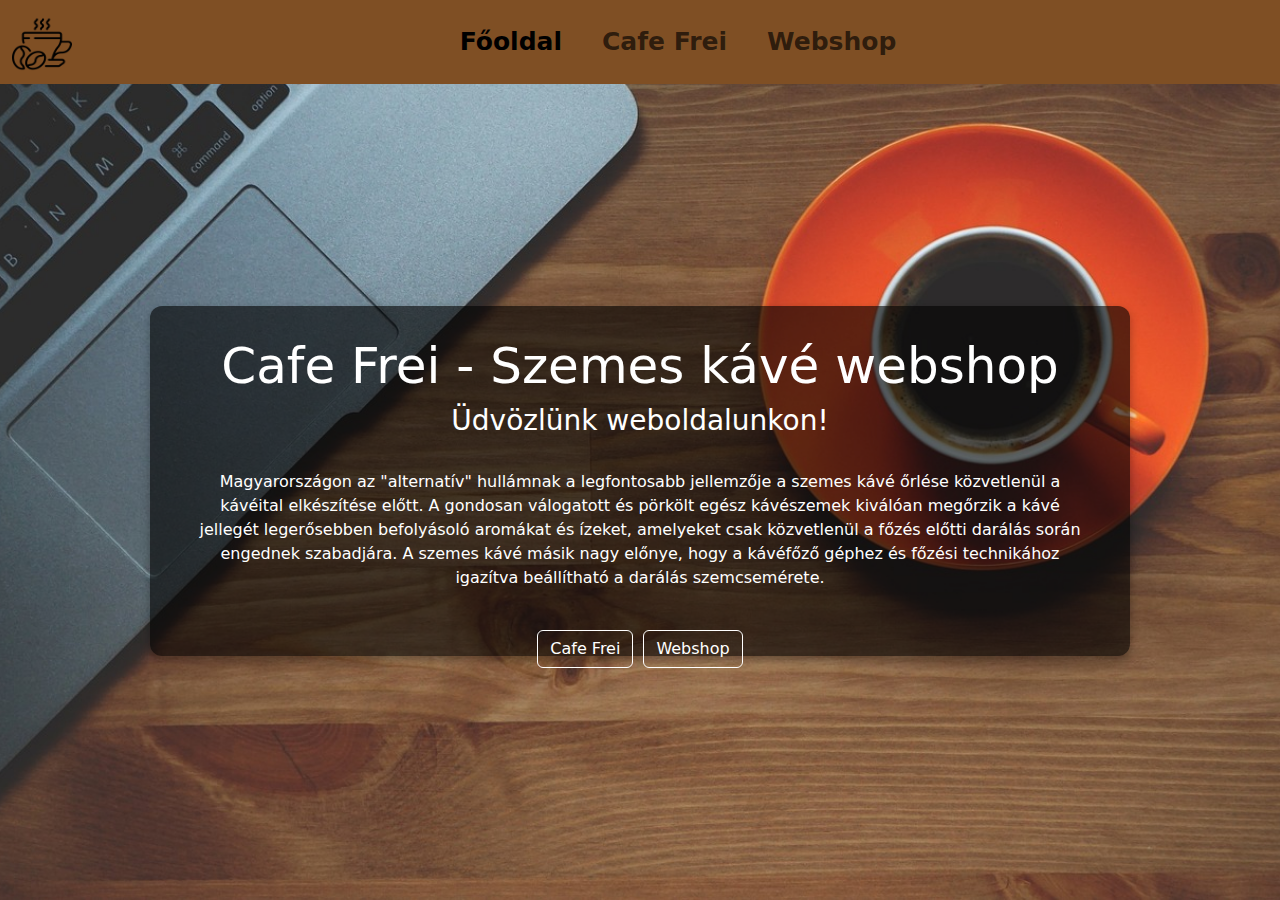
<file: index.html>
<!DOCTYPE html>
<html lang="hu">

<head>
    <meta charset="UTF-8">
    <meta name="viewport" content="width=device-width, initial-scale=1.0">
    <title>Szemes Kávé webshop</title>
    <link rel="icon" type="image/png" href="./kep/coffee.png"> <!--A Weboldal Icon-ja-->
    <link rel="stylesheet" href="style.css">
    <link href="https://cdn.jsdelivr.net/npm/bootstrap@5.3.3/dist/css/bootstrap.min.css" rel="stylesheet"
        integrity="sha384-QWTKZyjpPEjISv5WaRU9OFeRpok6YctnYmDr5pNlyT2bRjXh0JMhjY6hW+ALEwIH" crossorigin="anonymous">
    <!--Navbar CSS link-je-->
</head>

<body>


    <header>
        <nav class="navbar navbar-expand-lg ">
            <div class="container-fluid">
                <a class="navbar-brand" href="#"><img src="./kep/coffee.png" width="60" height="54"
                        class="d-inline-block align-text-top"> <!--Icon-->
                </a>
                <button class="navbar-toggler" type="button" data-bs-toggle="collapse"
                    data-bs-target="#navbarNavAltMarkup" aria-controls="navbarNavAltMarkup" aria-expanded="false"
                    aria-label="Toggle navigation">
                    <span class="navbar-toggler-icon"></span>
                </button>
                <div class="collapse navbar-collapse  justify-content: center;" id="navbarNavAltMarkup">
                    <!--Vízszintesen középre helyezett Div ami alapból balra helyezte-->
                    <div class="navbar-nav mx-auto"> <!--margin horizontal:auto-->
                        <a class="nav-link active me-4" aria-current="page" href="index.html">Főoldal</a>
                        <!--margin-end:4-re lett állítva szünetnek-->
                        <a class="nav-link me-4" href="cafe_frei.html">Cafe Frei</a> <!--Egy weboldalra mutató link-->
                        <a class="nav-link" href="webshop.html">Webshop</a>
                        <!--legörget a webshoppal ellátot idval rendelkező részhez-->
                    </div>
                </div>
            </div>
        </nav>
    </header>
    <br>
    <br>
    <br>


    <center>
        <div class="box">
            <h1 id="cim" style="font-size: 50px;">Cafe Frei - Szemes kávé webshop</h1>
            <h3 id="cim">Üdvözlünk weboldalunkon!</h3>
            <br>

            <section>
                <p>Magyarországon az "alternatív" hullámnak a legfontosabb jellemzője a szemes kávé őrlése közvetlenül a
                    kávéital
                    elkészítése előtt. A gondosan válogatott és pörkölt egész kávészemek kiválóan megőrzik a kávé
                    jellegét
                    legerősebben befolyásoló aromákat és ízeket, amelyeket csak közvetlenül a főzés előtti darálás során
                    engednek szabadjára. A szemes kávé másik nagy előnye, hogy a kávéfőző géphez és főzési technikához
                    igazítva
                    beállítható a darálás szemcsemérete.
                </p>
            </section>
            <br>
            <div class="buttons">
                <a href="cafe_frei.html"><button class="btn secondary">Cafe Frei</button></a>
                <a href="webshop.html"> <button class="btn secondary">Webshop</button></a>

            </div>
        </div>

    </center>








    <!--Navbar-hoz tartozó script link-->
    <script src="https://cdn.jsdelivr.net/npm/bootstrap@5.3.3/dist/js/bootstrap.bundle.min.js"
        integrity="sha384-YvpcrYf0tY3lHB60NNkmXc5s9fDVZLESaAA55NDzOxhy9GkcIdslK1eN7N6jIeHz"
        crossorigin="anonymous"></script>
</body>

</html>
</file>
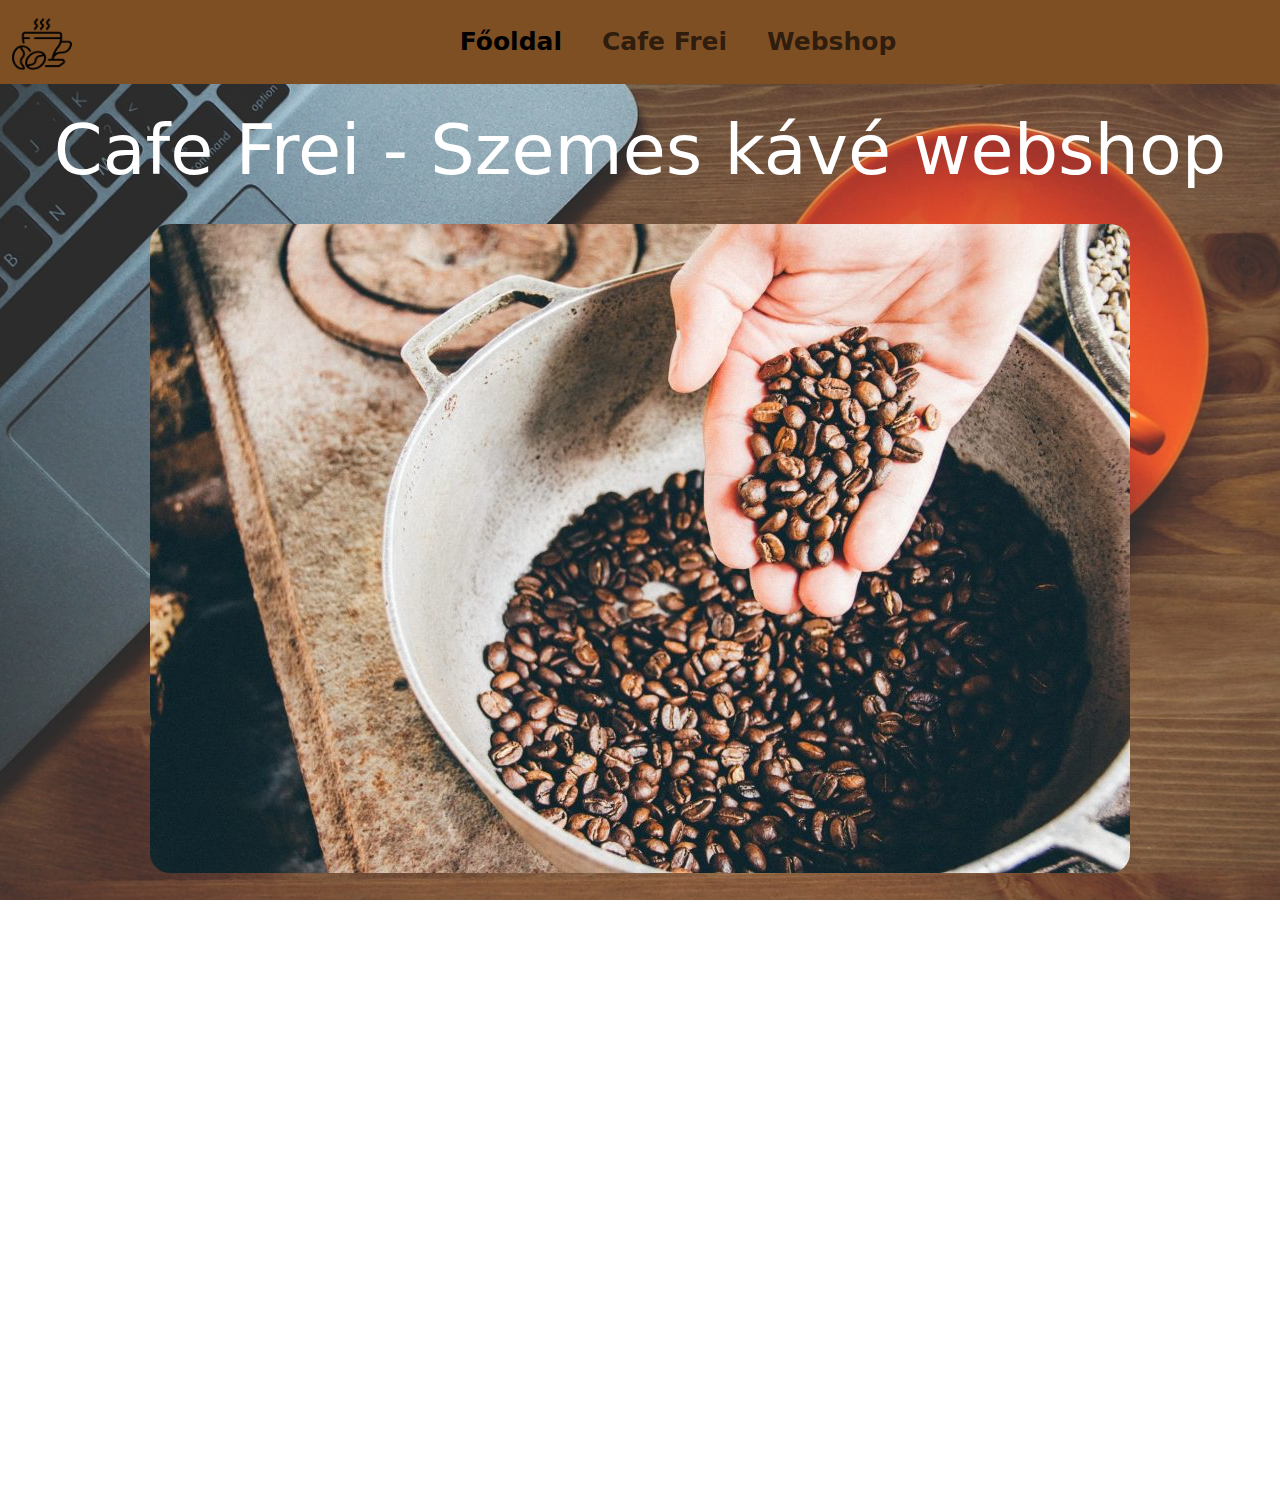
<file: cafe_frei.html>
<!DOCTYPE html>
<html lang="hu">

<head>
    <meta charset="UTF-8">
    <meta name="viewport" content="width=device-width, initial-scale=1.0">
    <title>Szemes Kávé webshop</title>
    <link rel="icon" type="image/png" href="./kep/coffee.png"> <!--A Weboldal Icon-ja-->
    <link rel="stylesheet" href="style.css">
    <link href="https://cdn.jsdelivr.net/npm/bootstrap@5.3.3/dist/css/bootstrap.min.css" rel="stylesheet"
        integrity="sha384-QWTKZyjpPEjISv5WaRU9OFeRpok6YctnYmDr5pNlyT2bRjXh0JMhjY6hW+ALEwIH" crossorigin="anonymous">
    <!--Navbar CSS link-je-->
</head>

<body>


    <header>
        <nav class="navbar navbar-expand-lg ">
            <div class="container-fluid">
                <a class="navbar-brand" href="#"><img src="./kep/coffee.png" width="60" height="54"
                        class="d-inline-block align-text-top"> <!--Icon-->
                </a>
                <button class="navbar-toggler" type="button" data-bs-toggle="collapse"
                    data-bs-target="#navbarNavAltMarkup" aria-controls="navbarNavAltMarkup" aria-expanded="false"
                    aria-label="Toggle navigation">
                    <span class="navbar-toggler-icon"></span>
                </button>
                <div class="collapse navbar-collapse  justify-content: center;" id="navbarNavAltMarkup">
                    <!--Vízszintesen középre helyezett Div ami alapból balra helyezte-->
                    <div class="navbar-nav mx-auto"> <!--margin horizontal:auto-->
                        <a class="nav-link active me-4" aria-current="page" href="index.html">Főoldal</a>
                        <!--margin-end:4-re lett állítva szünetnek-->
                        <a class="nav-link me-4"
                            href="cafe_frei.html">Cafe Frei</a> <!--Egy weboldalra mutató link-->
                        <a class="nav-link" href="webshop.html">Webshop</a>
                        <!--legörget a webshoppal ellátot idval rendelkező részhez-->
                    </div>
                </div>
            </div>
        </nav>
    </header>
    <br>
    <center>
         <h1 style=" color: white; font-size: 70px;">Cafe Frei - Szemes kávé webshop</h1>
        <br>
        <img src="./kep/cafe_frei.jpg" alt="" style="border-radius: 20px; ">
        <br>
        <br>
        <main style="font-size: 20px;">
            <p>
                A Cafe Frei-t két barát alapította: A regényíró Frei Tamás, egykori tévés világutazó, aki az elmúlt <br>
                évtizedekben több mint 150 országot látogatott meg és rajongással szereti a kávét és a vele összefüggő <br>
                világot; illetve Langár Tamás közgazdász, és élelmiszeripari vállalkozó, a TLF Capital társtulajdonosa – <br>
                fia, Langár Bence mellett – aki több mint 30 év tapasztalattal a birtokában a hálózat működtetését <br>
                üzleti oldalról irányítja. Köszönhetően a két Tamás együttes szakmai és üzleti tudásának, közös erővel <br>
                képesek voltak nekilátni egy itthon akkoriban még ismeretlen szellemiségű és volumenű ötlet
                megvalósításának. <br>
            </p>
        </main>


        <section style="font-size: 20px;">
            <p>
                Az első Cafe Frei kávéház 2007 áprilisában nyílt meg Magyarországon, azóta a kávéházi hálózat <br>
                folyamatosan bővül. Mára az ország legnagyobb kávéházláncává nőtte ki magát. Egyedülálló franchise <br>
                rendszerének köszönhetően a 2013-as év nemzetközi áttörést hozott a cég számára, amikor megnyitottak az <br>
                első közép-európai kávézók. Azóta már Franciaországtól kezdve egészen Dubaiig üzemeltet kávézókat. <br>
                Többek között még olyan egzotikusnak számító országokban is, mint Szaúd-Arábia. <br>
            </p>
        </section>

        <footer style="font-size: 20px;">
            <p>
                A Cafe Frei sikeréhez kevés lett volna a jó ötlet, a pénz, és kevés lett volna a baráti összefogás. Ezek <br>
                a tényezők – bár fontosak –, de egyetlen vállalkozást sem segítenek át a várható nehézségeken. A <br>
                hosszútávú fejlődés és az egészséges növekedés alapja az átgondolt koncepció, az üzleti élet és a piaci <br>
                közeg ismerete. A képesség, hogy felismerjük, mikor, milyen döntések meghozatalára van szükség. <br>
                <br>
                Az üzleti kapcsolat azért volt eredményes, mert a két Tamás szakmai múltjával, tapasztalatával és <br>
                odaadásával kiegészítik egymást, és a közös munka során a vállalkozás fejlődését tartják mindig szem
                előtt.
            </p>
        </footer>
    </center>










    <!--Navbar-hoz tartozó script link-->
    <script src="https://cdn.jsdelivr.net/npm/bootstrap@5.3.3/dist/js/bootstrap.bundle.min.js"
        integrity="sha384-YvpcrYf0tY3lHB60NNkmXc5s9fDVZLESaAA55NDzOxhy9GkcIdslK1eN7N6jIeHz"
        crossorigin="anonymous"></script>
</body>

</html>
</file>
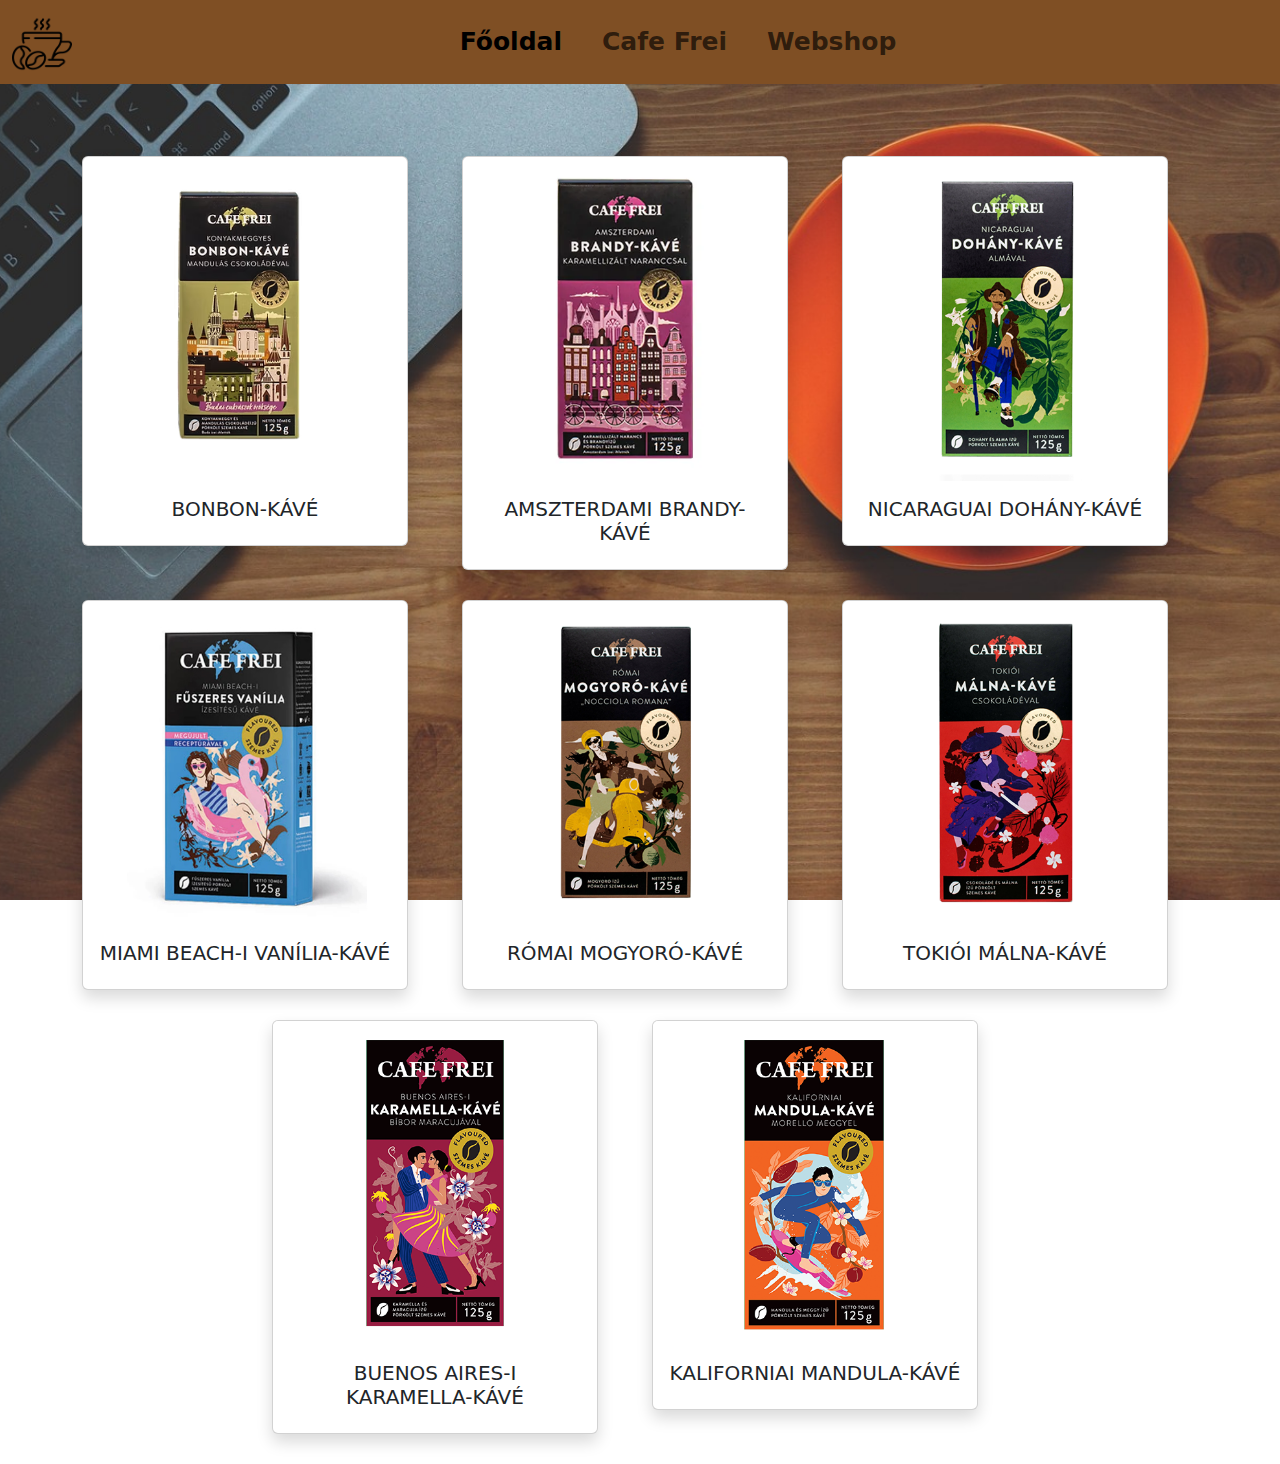
<file: webshop.html>
<!DOCTYPE html>
<html lang="hu">

<head>
    <meta charset="UTF-8">
    <meta name="viewport" content="width=device-width, initial-scale=1.0">
    <title>Szemes Kávé webshop</title>
    <link rel="icon" type="image/png" href="./kep/coffee.png"> <!--A Weboldal Icon-ja-->
    <link rel="stylesheet" href="style.css">
    <link href="https://cdn.jsdelivr.net/npm/bootstrap@5.3.3/dist/css/bootstrap.min.css" rel="stylesheet"
        integrity="sha384-QWTKZyjpPEjISv5WaRU9OFeRpok6YctnYmDr5pNlyT2bRjXh0JMhjY6hW+ALEwIH" crossorigin="anonymous">
    <!--Navbar CSS link-je-->
</head>

<body>


    <header>
        <nav class="navbar navbar-expand-lg ">
            <div class="container-fluid">
                <a class="navbar-brand" href="#"><img src="./kep/coffee.png" width="60" height="54"
                        class="d-inline-block align-text-top"> <!--Icon-->
                </a>
                <button class="navbar-toggler" type="button" data-bs-toggle="collapse"
                    data-bs-target="#navbarNavAltMarkup" aria-controls="navbarNavAltMarkup" aria-expanded="false"
                    aria-label="Toggle navigation">
                    <span class="navbar-toggler-icon"></span>
                </button>
                <div class="collapse navbar-collapse  justify-content: center;" id="navbarNavAltMarkup">
                    <!--Vízszintesen középre helyezett Div ami alapból balra helyezte-->
                    <div class="navbar-nav mx-auto"> <!--margin horizontal:auto-->
                        <a class="nav-link active me-4" aria-current="page" href="index.html">Főoldal</a>
                        <!--margin-end:4-re lett állítva szünetnek-->
                        <a class="nav-link me-4"
                            href="cafe_frei.html">Cafe Frei</a> <!--Egy weboldalra mutató link-->
                        <a class="nav-link" href="webshop.html">Webshop</a>
                        <!--legörget a webshoppal ellátot idval rendelkező részhez-->
                    </div>
                </div>
            </div>
        </nav>
    </header>
    <br>
    <br>
    <br>

   

<div class="container">
    <div class="row justify-content-center">
        <!-- Első kártya -->
        <div class="col-md-4">
            <a href="./szemesw/1.html" class="text-decoration-none">
                <div class="card shadow">
                    <img src="./kep/Bonbon-kávé .avif" class="card-img-top" alt="Kép">
                    <div class="card-body text-center">
                        <h5 class="card-title">BONBON-KÁVÉ</h5>
                    </div>
                </div>
            </a>
        </div>
        <!-- Második kártya -->
        <div class="col-md-4">
            <a href="./szemesw/2.html" class="text-decoration-none">
                <div class="card shadow">
                    <img src="./kep/brandy.jpg" class="card-img-top" alt="Kép">
                    <div class="card-body text-center">
                        <h5 class="card-title">AMSZTERDAMI BRANDY-KÁVÉ</h5>
                    </div>
                </div>
            </a>
        </div>
        <!-- Harmadik kártya -->
        <div class="col-md-4">
            <a href="szemesw/3.html" class="text-decoration-none">
                <div class="card shadow">
                    <img src="./kep/dohany.jpg.png" class="card-img-top" alt="Kép">
                    <div class="card-body text-center">
                        <h5 class="card-title">NICARAGUAI DOHÁNY-KÁVÉ</h5>
                    </div>
                </div>
            </a>
        </div>
        <!-- Negyedik kártya -->
        <div class="col-md-4">
            <a href="./szemesw/4.html" class="text-decoration-none">
                <div class="card shadow">
                    <img src="./kep/Miami_Beach_szemes.jpg" class="card-img-top" alt="Kép">
                    <div class="card-body text-center">
                        <h5 class="card-title">MIAMI BEACH-I VANÍLIA-KÁVÉ</h5>
                    </div>
                </div>
            </a>
        </div>
        <!-- Ötödik kártya -->
        <div class="col-md-4">
            <a href="./szemesw/5.html" class="text-decoration-none">
                <div class="card shadow">
                    <img src="./kep/romaimogyi.jpg.png" class="card-img-top" alt="Kép">
                    <div class="card-body text-center">
                        <h5 class="card-title">RÓMAI MOGYORÓ-KÁVÉ</h5>
                    </div>
                </div>
            </a>
        </div>
        <!-- Hatodik kártya -->
        <div class="col-md-4">
            <a href="./szemesw/6.html" class="text-decoration-none">
                <div class="card shadow">
                    <img src="./kep/tokiomalna.jpg.png" class="card-img-top" alt="Kép">
                    <div class="card-body text-center">
                        <h5 class="card-title">TOKIÓI MÁLNA-KÁVÉ</h5>
                    </div>
                </div>
            </a>
        </div>
        <!-- Hetedik kártya -->
        <div class="col-md-4">
            <a href="./szemesw/7.html" class="text-decoration-none">
                <div class="card shadow">
                    <img src="./kep/buenosaires.png" class="card-img-top" alt="Kép">
                    <div class="card-body text-center">
                        <h5 class="card-title">BUENOS AIRES-I KARAMELLA-KÁVÉ</h5>
                    </div>
                </div>
            </a>
        </div>
        <!-- Nyolcadik kártya -->
        <div class="col-md-4">
            <a href="./szemesw/8.html" class="text-decoration-none">
                <div class="card shadow">
                    <img src="./kep/kaliforniamandula.png" class="card-img-top" alt="Kép">
                    <div class="card-body text-center">
                        <h5 class="card-title">KALIFORNIAI MANDULA-KÁVÉ</h5>
                    </div>
                </div>
            </a>
        </div>
    </div>
</div>


   
   


    <!--Navbar-hoz tartozó script link-->
    <script src="https://cdn.jsdelivr.net/npm/bootstrap@5.3.3/dist/js/bootstrap.bundle.min.js"
        integrity="sha384-YvpcrYf0tY3lHB60NNkmXc5s9fDVZLESaAA55NDzOxhy9GkcIdslK1eN7N6jIeHz"
        crossorigin="anonymous"></script>
</body>

</html>
</file>
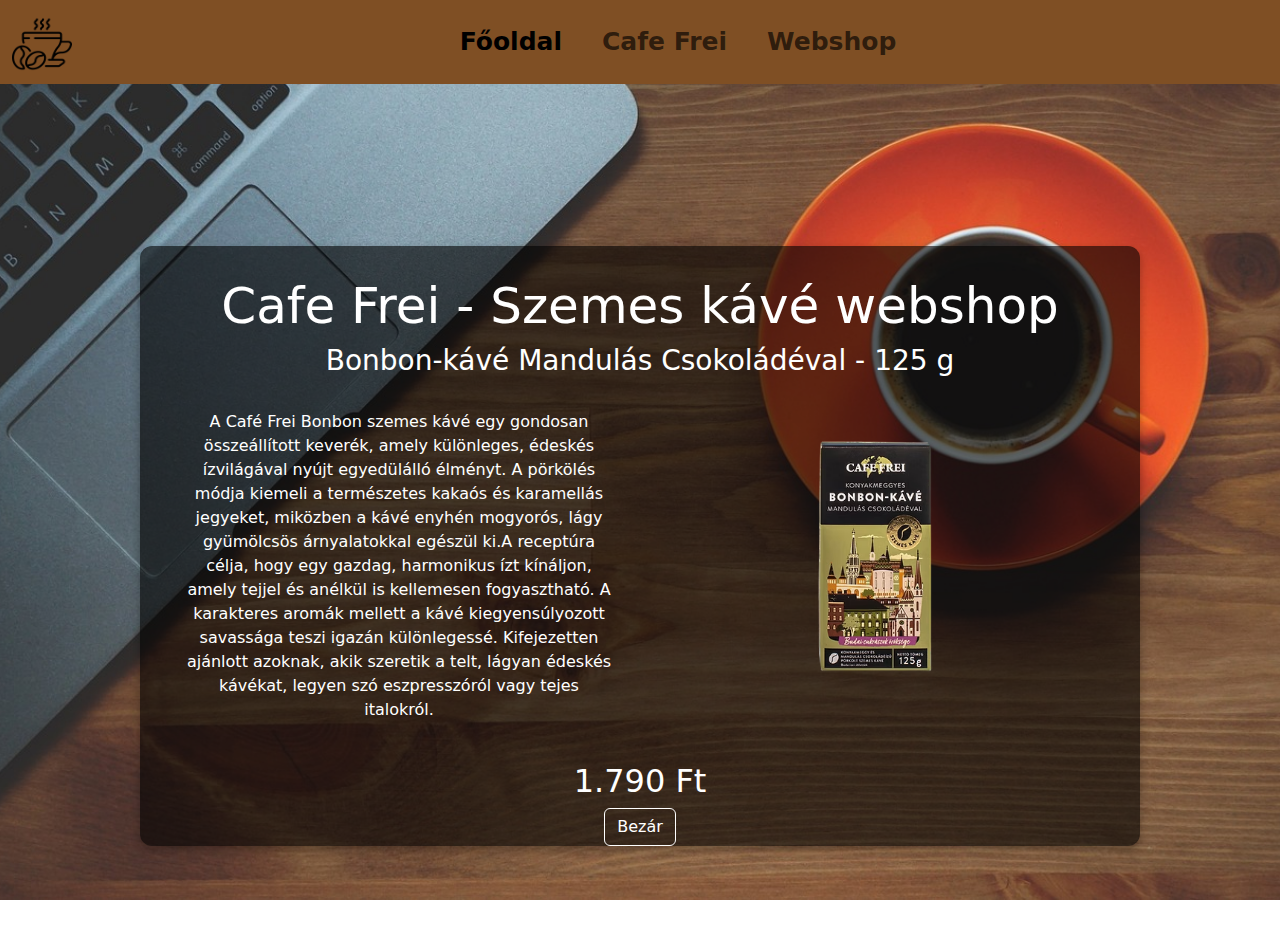
<file: szemesw/1.html>
<!DOCTYPE html>
<html lang="hu">

<head>
    <meta charset="UTF-8">
    <meta name="viewport" content="width=device-width, initial-scale=1.0">
    <title>Szemes Kávé webshop</title>
    <link rel="icon" type="image/png" href="../kep/coffee.png"> <!--A Weboldal Icon-ja-->
    <link rel="stylesheet" href="../style.css">
    <link href="https://cdn.jsdelivr.net/npm/bootstrap@5.3.3/dist/css/bootstrap.min.css" rel="stylesheet"
        integrity="sha384-QWTKZyjpPEjISv5WaRU9OFeRpok6YctnYmDr5pNlyT2bRjXh0JMhjY6hW+ALEwIH" crossorigin="anonymous">
    <!--Navbar CSS link-je-->
</head>

<body>


    <header>
        <nav class="navbar navbar-expand-lg ">
            <div class="container-fluid">
                <a class="navbar-brand" href="#"><img src="../kep/coffee.png" width="60" height="54"
                        class="d-inline-block align-text-top"> <!--Icon-->
                </a>
                <button class="navbar-toggler" type="button" data-bs-toggle="collapse"
                    data-bs-target="#navbarNavAltMarkup" aria-controls="navbarNavAltMarkup" aria-expanded="false"
                    aria-label="Toggle navigation">
                    <span class="navbar-toggler-icon"></span>
                </button>
                <div class="collapse navbar-collapse  justify-content: center;" id="navbarNavAltMarkup">
                    <!--Vízszintesen középre helyezett Div ami alapból balra helyezte-->
                    <div class="navbar-nav mx-auto"> <!--margin horizontal:auto-->
                        <a class="nav-link active me-4" aria-current="page" href="../index.html">Főoldal</a>
                        <!--margin-end:4-re lett állítva szünetnek-->
                        <a class="nav-link me-4" href="../cafe_frei.html">Cafe Frei</a>
                        <!--Egy weboldalra mutató link-->
                        <a class="nav-link" href="../webshop.html">Webshop</a>
                        <!--legörget a webshoppal ellátot idval rendelkező részhez-->
                    </div>
                </div>
            </div>
        </nav>
    </header>
    <br>
    <br>
    <br>


    <center>
        <div class="box1">
            <h1 id="cim" style="font-size: 50px;">Cafe Frei - Szemes kávé webshop</h1>
            <h3 id="cim">Bonbon-kávé Mandulás Csokoládéval - 125 g</h3>
            <br>
            <div class="row">
                <div class="col-6">
                    <section>
                        <p>A Café Frei Bonbon szemes kávé egy gondosan összeállított keverék, amely különleges, édeskés
                            ízvilágával nyújt egyedülálló élményt. A pörkölés módja kiemeli a természetes kakaós és
                            karamellás jegyeket, miközben a kávé enyhén mogyorós, lágy gyümölcsös árnyalatokkal egészül
                            ki.A receptúra célja, hogy egy gazdag, harmonikus ízt kínáljon, amely tejjel és anélkül is
                            kellemesen fogyasztható. A karakteres aromák mellett a kávé kiegyensúlyozott savassága teszi
                            igazán különlegessé. Kifejezetten ajánlott azoknak, akik szeretik a telt, lágyan édeskés
                            kávékat, legyen szó eszpresszóról vagy tejes italokról.
                        </p>
                    </section>
                </div>
                <div class="col-6">
                    <img src="../kep/Bonbon-kávé .avif" alt="" style="width: 300px; height: 300px;">
                </div>
            </div>


            <br>
            <div class="button">
                <h2 style="color: white;">1.790 Ft</h2>
                <a href="../webshop.html"> <button class="btn secondary">Bezár</button></a>

            </div>
        </div>

    </center>








    <!--Navbar-hoz tartozó script link-->
    <script src="https://cdn.jsdelivr.net/npm/bootstrap@5.3.3/dist/js/bootstrap.bundle.min.js"
        integrity="sha384-YvpcrYf0tY3lHB60NNkmXc5s9fDVZLESaAA55NDzOxhy9GkcIdslK1eN7N6jIeHz"
        crossorigin="anonymous"></script>
</body>

</html>
</file>
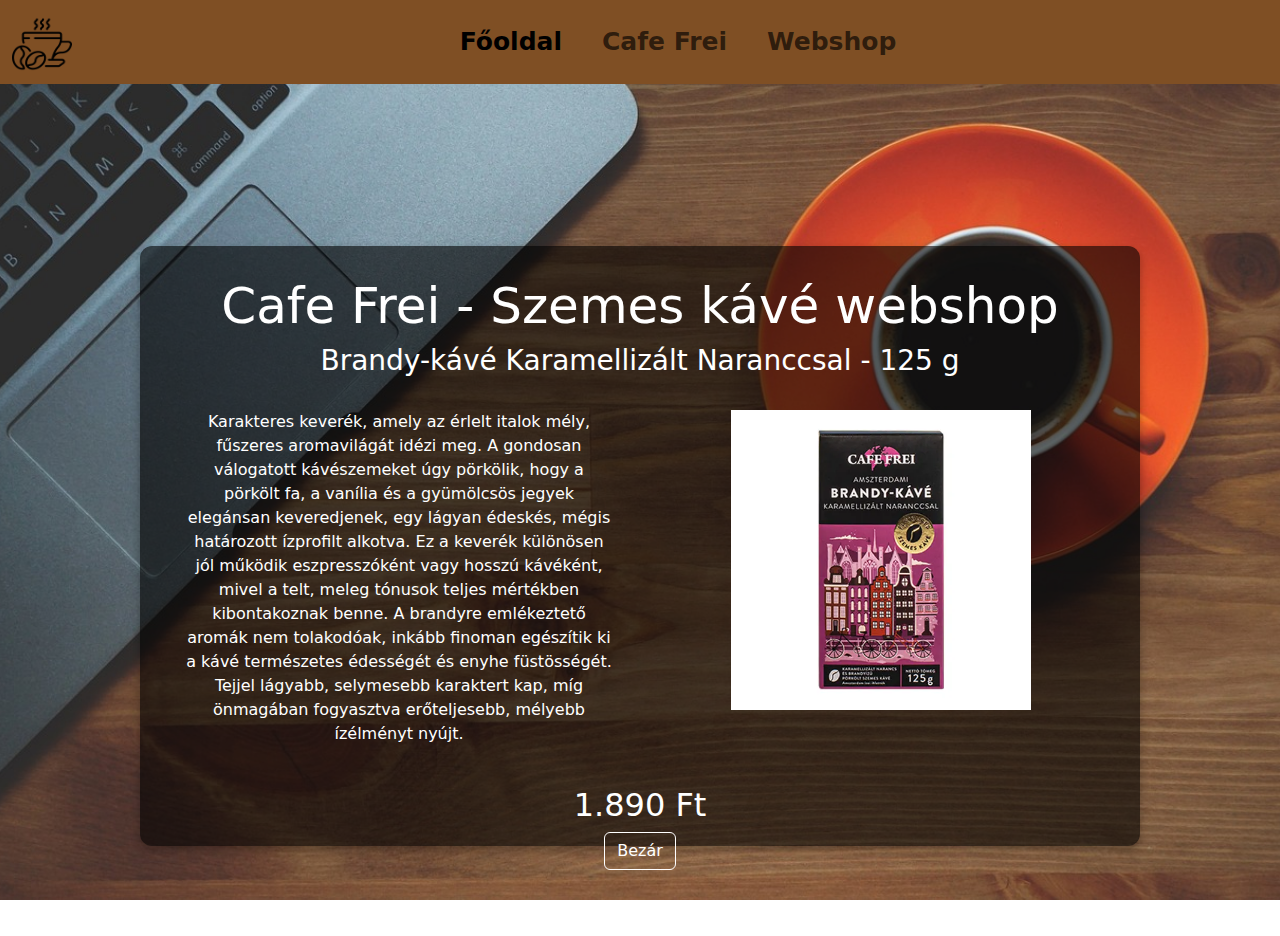
<file: szemesw/2.html>
<!DOCTYPE html>
<html lang="hu">

<head>
    <meta charset="UTF-8">
    <meta name="viewport" content="width=device-width, initial-scale=1.0">
    <title>Szemes Kávé webshop</title>
    <link rel="icon" type="image/png" href="../kep/coffee.png"> <!--A Weboldal Icon-ja-->
    <link rel="stylesheet" href="../style.css">
    <link href="https://cdn.jsdelivr.net/npm/bootstrap@5.3.3/dist/css/bootstrap.min.css" rel="stylesheet"
        integrity="sha384-QWTKZyjpPEjISv5WaRU9OFeRpok6YctnYmDr5pNlyT2bRjXh0JMhjY6hW+ALEwIH" crossorigin="anonymous">
    <!--Navbar CSS link-je-->
</head>

<body>


    <header>
        <nav class="navbar navbar-expand-lg ">
            <div class="container-fluid">
                <a class="navbar-brand" href="#"><img src="../kep/coffee.png" width="60" height="54"
                        class="d-inline-block align-text-top"> <!--Icon-->
                </a>
                <button class="navbar-toggler" type="button" data-bs-toggle="collapse"
                    data-bs-target="#navbarNavAltMarkup" aria-controls="navbarNavAltMarkup" aria-expanded="false"
                    aria-label="Toggle navigation">
                    <span class="navbar-toggler-icon"></span>
                </button>
                <div class="collapse navbar-collapse  justify-content: center;" id="navbarNavAltMarkup">
                    <!--Vízszintesen középre helyezett Div ami alapból balra helyezte-->
                    <div class="navbar-nav mx-auto"> <!--margin horizontal:auto-->
                        <a class="nav-link active me-4" aria-current="page" href="../index.html">Főoldal</a>
                        <!--margin-end:4-re lett állítva szünetnek-->
                        <a class="nav-link me-4" href="../cafe_frei.html">Cafe Frei</a>
                        <!--Egy weboldalra mutató link-->
                        <a class="nav-link" href="../webshop.html">Webshop</a>
                        <!--legörget a webshoppal ellátot idval rendelkező részhez-->
                    </div>
                </div>
            </div>
        </nav>
    </header>
    <br>
    <br>
    <br>


    <center>
        <div class="box1">
            <h1 id="cim" style="font-size: 50px;">Cafe Frei - Szemes kávé webshop</h1>
            <h3 id="cim">Brandy-kávé Karamellizált Naranccsal - 125 g</h3>
            <br>
            <div class="row">
                <div class="col-6">
                    <section>
                        <p> Karakteres keverék, amely az érlelt italok
                            mély, fűszeres aromavilágát idézi meg. A gondosan válogatott kávészemeket úgy pörkölik, hogy
                            a pörkölt fa, a vanília és a gyümölcsös jegyek elegánsan keveredjenek, egy lágyan édeskés,
                            mégis határozott ízprofilt alkotva. Ez a keverék különösen jól működik eszpresszóként vagy hosszú kávéként, mivel a telt, meleg
                            tónusok teljes mértékben kibontakoznak benne. A brandyre emlékeztető aromák nem tolakodóak,
                            inkább finoman egészítik ki a kávé természetes édességét és enyhe füstösségét. Tejjel
                            lágyabb, selymesebb karaktert kap, míg önmagában fogyasztva erőteljesebb, mélyebb ízélményt
                            nyújt.
                        </p>
                    </section>
                </div>
                <div class="col-6">
                    <img src="../kep/brandy.jpg" alt="" style="width: 300px; height: 300px;">
                </div>
            </div>


            <br>
            <div class="button">
                <h2 style="color: white;">1.890 Ft</h2>
                <a href="../webshop.html"> <button class="btn secondary">Bezár</button></a>

            </div>
        </div>

    </center>








    <!--Navbar-hoz tartozó script link-->
    <script src="https://cdn.jsdelivr.net/npm/bootstrap@5.3.3/dist/js/bootstrap.bundle.min.js"
        integrity="sha384-YvpcrYf0tY3lHB60NNkmXc5s9fDVZLESaAA55NDzOxhy9GkcIdslK1eN7N6jIeHz"
        crossorigin="anonymous"></script>
</body>

</html>
</file>
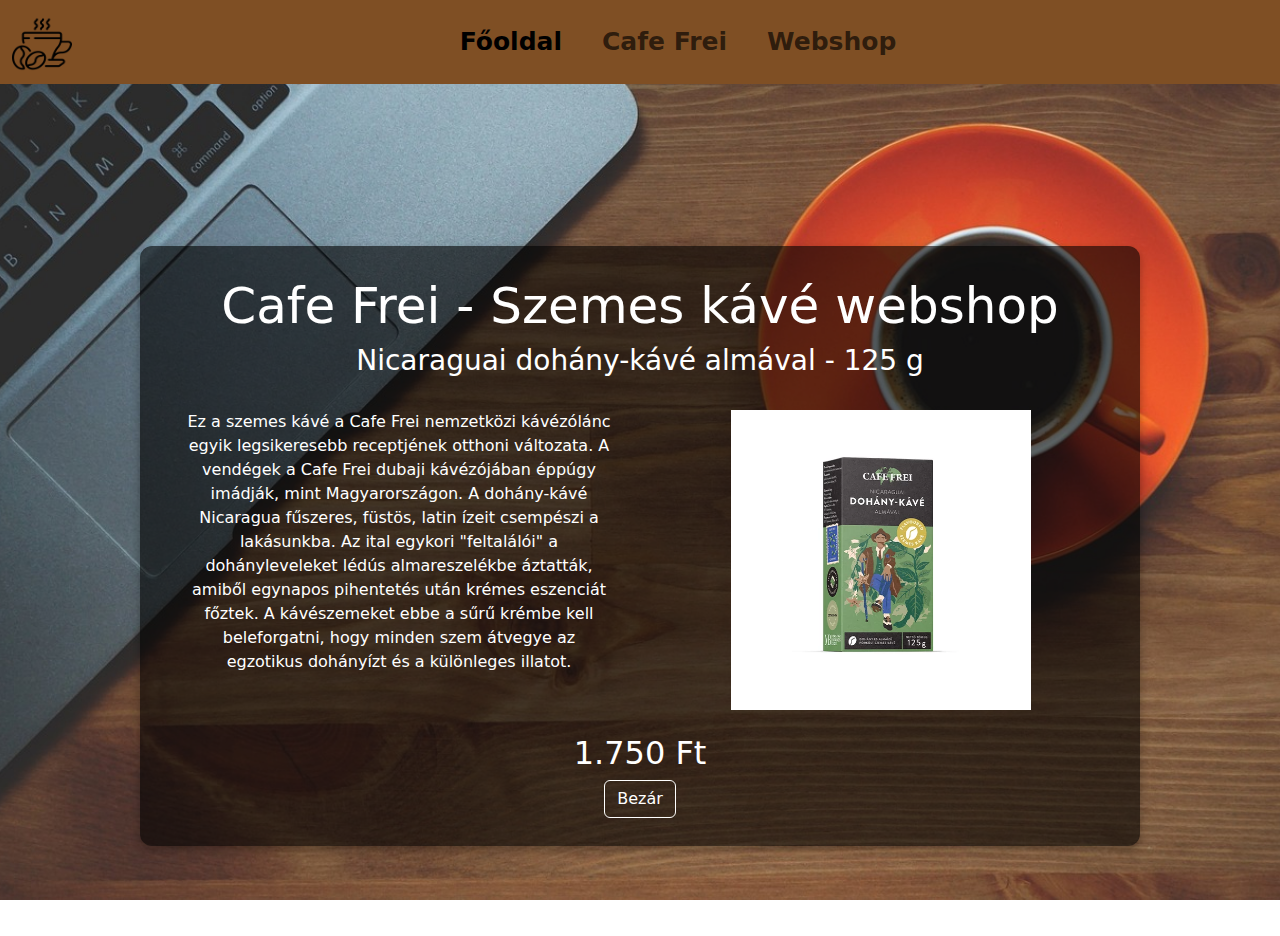
<file: szemesw/3.html>
<!DOCTYPE html>
<html lang="hu">

<head>
    <meta charset="UTF-8">
    <meta name="viewport" content="width=device-width, initial-scale=1.0">
    <title>Szemes Kávé webshop</title>
    <link rel="icon" type="image/png" href="../kep/coffee.png"> <!--A Weboldal Icon-ja-->
    <link rel="stylesheet" href="../style.css">
    <link href="https://cdn.jsdelivr.net/npm/bootstrap@5.3.3/dist/css/bootstrap.min.css" rel="stylesheet"
        integrity="sha384-QWTKZyjpPEjISv5WaRU9OFeRpok6YctnYmDr5pNlyT2bRjXh0JMhjY6hW+ALEwIH" crossorigin="anonymous">
    <!--Navbar CSS link-je-->
</head>

<body>


    <header>
        <nav class="navbar navbar-expand-lg ">
            <div class="container-fluid">
                <a class="navbar-brand" href="#"><img src="../kep/coffee.png" width="60" height="54"
                        class="d-inline-block align-text-top"> <!--Icon-->
                </a>
                <button class="navbar-toggler" type="button" data-bs-toggle="collapse"
                    data-bs-target="#navbarNavAltMarkup" aria-controls="navbarNavAltMarkup" aria-expanded="false"
                    aria-label="Toggle navigation">
                    <span class="navbar-toggler-icon"></span>
                </button>
                <div class="collapse navbar-collapse  justify-content: center;" id="navbarNavAltMarkup">
                    <!--Vízszintesen középre helyezett Div ami alapból balra helyezte-->
                    <div class="navbar-nav mx-auto"> <!--margin horizontal:auto-->
                        <a class="nav-link active me-4" aria-current="page" href="../index.html">Főoldal</a>
                        <!--margin-end:4-re lett állítva szünetnek-->
                        <a class="nav-link me-4" href="../cafe_frei.html">Cafe Frei</a> <!--Egy weboldalra mutató link-->
                        <a class="nav-link" href="../webshop.html">Webshop</a>
                        <!--legörget a webshoppal ellátot idval rendelkező részhez-->
                    </div>
                </div>
            </div>
        </nav>
    </header>
    <br>
    <br>
    <br>


    <center>
        <div class="box1">
            <h1 id="cim" style="font-size: 50px;">Cafe Frei - Szemes kávé webshop</h1>
            <h3 id="cim">Nicaraguai dohány-kávé almával - 125 g</h3>
            <br>
        <div class="row">
            <div class="col-6">
                <section>
                    <p>Ez a szemes kávé a Cafe Frei nemzetközi kávézólánc egyik legsikeresebb receptjének otthoni változata.
                        A vendégek a Cafe Frei dubaji kávézójában éppúgy imádják, mint Magyarországon. A dohány-kávé
                        Nicaragua fűszeres, füstös, latin ízeit csempészi a lakásunkba. Az ital egykori "feltalálói" a
                        dohányleveleket lédús almareszelékbe áztatták, amiből egynapos pihentetés után krémes eszenciát
                        főztek. A kávészemeket ebbe a sűrű krémbe kell beleforgatni, hogy minden szem átvegye az egzotikus
                        dohányízt és a különleges illatot.
                    </p>
                </section>
            </div>
            <div class="col-6">
                <img src="../kep/3.oldal.webp" alt="" style="width: 300px; height: 300px;">
            </div>
        </div>
      
            
            <br>
            <div class="button">
                <h2 style="color: white;">1.750 Ft</h2>
                <a href="../webshop.html"> <button class="btn secondary">Bezár</button></a>

            </div>
        </div>

    </center>








    <!--Navbar-hoz tartozó script link-->
    <script src="https://cdn.jsdelivr.net/npm/bootstrap@5.3.3/dist/js/bootstrap.bundle.min.js"
        integrity="sha384-YvpcrYf0tY3lHB60NNkmXc5s9fDVZLESaAA55NDzOxhy9GkcIdslK1eN7N6jIeHz"
        crossorigin="anonymous"></script>
</body>

</html>
</file>
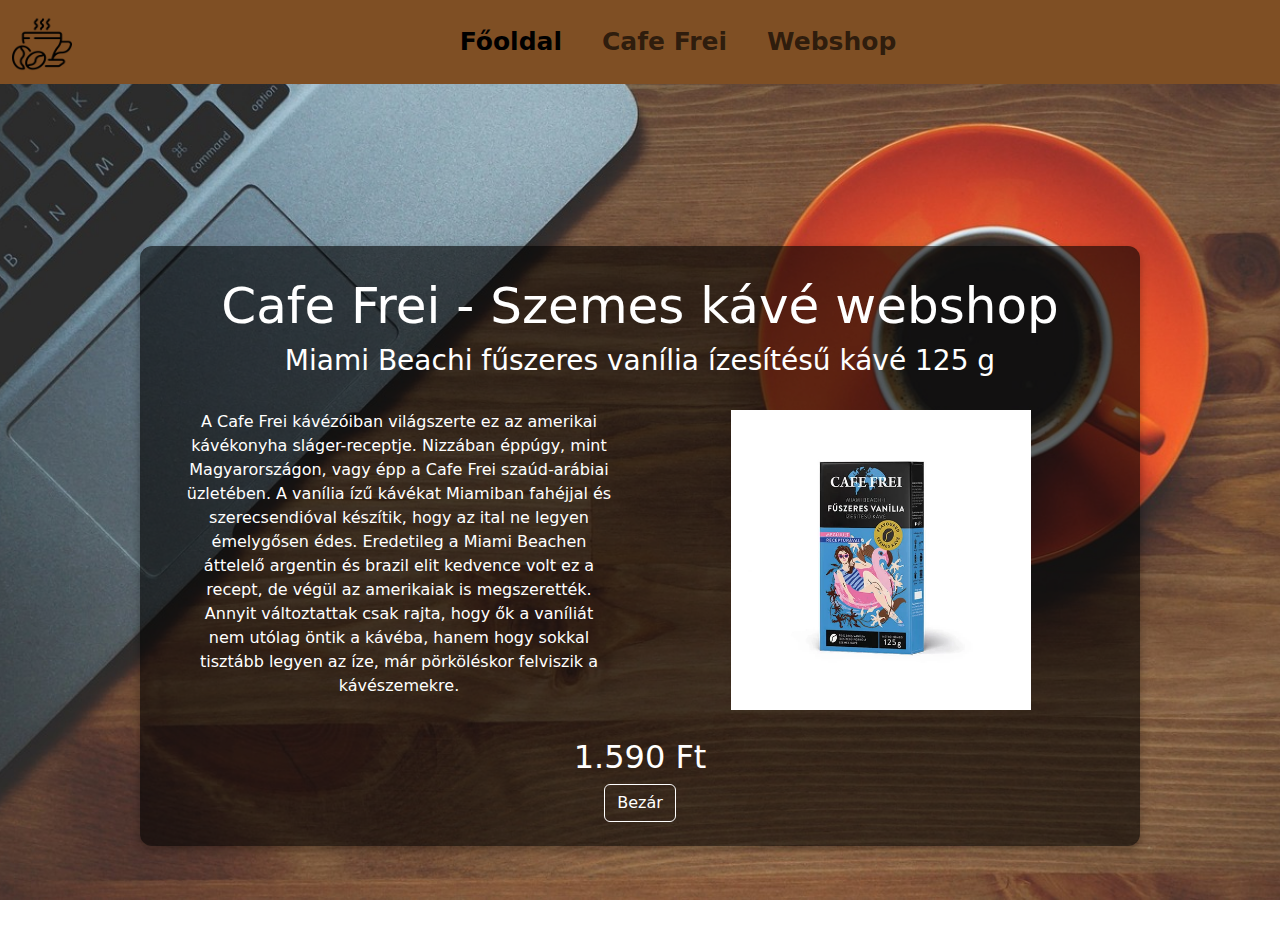
<file: szemesw/4.html>
<!DOCTYPE html>
<html lang="hu">

<head>
    <meta charset="UTF-8">
    <meta name="viewport" content="width=device-width, initial-scale=1.0">
    <title>Szemes Kávé webshop</title>
    <link rel="icon" type="image/png" href="../kep/coffee.png"> <!--A Weboldal Icon-ja-->
    <link rel="stylesheet" href="../style.css">
    <link href="https://cdn.jsdelivr.net/npm/bootstrap@5.3.3/dist/css/bootstrap.min.css" rel="stylesheet"
        integrity="sha384-QWTKZyjpPEjISv5WaRU9OFeRpok6YctnYmDr5pNlyT2bRjXh0JMhjY6hW+ALEwIH" crossorigin="anonymous">
    <!--Navbar CSS link-je-->
</head>

<body>


    <header>
        <nav class="navbar navbar-expand-lg ">
            <div class="container-fluid">
                <a class="navbar-brand" href="#"><img src="../kep/coffee.png" width="60" height="54"
                        class="d-inline-block align-text-top"> <!--Icon-->
                </a>
                <button class="navbar-toggler" type="button" data-bs-toggle="collapse"
                    data-bs-target="#navbarNavAltMarkup" aria-controls="navbarNavAltMarkup" aria-expanded="false"
                    aria-label="Toggle navigation">
                    <span class="navbar-toggler-icon"></span>
                </button>
                <div class="collapse navbar-collapse  justify-content: center;" id="navbarNavAltMarkup">
                    <!--Vízszintesen középre helyezett Div ami alapból balra helyezte-->
                    <div class="navbar-nav mx-auto"> <!--margin horizontal:auto-->
                        <a class="nav-link active me-4" aria-current="page" href="../index.html">Főoldal</a>
                        <!--margin-end:4-re lett állítva szünetnek-->
                        <a class="nav-link me-4" href="../cafe_frei.html">Cafe Frei</a>
                        <!--Egy weboldalra mutató link-->
                        <a class="nav-link" href="../webshop.html">Webshop</a>
                        <!--legörget a webshoppal ellátot idval rendelkező részhez-->
                    </div>
                </div>
            </div>
        </nav>
    </header>
    <br>
    <br>
    <br>


    <center>
        <div class="box1">
            <h1 id="cim" style="font-size: 50px;">Cafe Frei - Szemes kávé webshop</h1>
            <h3 id="cim">Miami Beachi fűszeres vanília ízesítésű kávé 125 g</h3>
            <br>
            <div class="row">
                <div class="col-6">
                    <section>
                        <p>A Cafe Frei kávézóiban világszerte ez az amerikai kávékonyha sláger-receptje. Nizzában
                            éppúgy, mint Magyarországon, vagy épp a Cafe Frei szaúd-arábiai üzletében. A vanília ízű
                            kávékat Miamiban fahéjjal és szerecsendióval készítik, hogy az ital ne legyen émelygősen
                            édes. Eredetileg a Miami Beachen áttelelő argentin és brazil elit kedvence volt ez a recept,
                            de végül az amerikaiak is megszerették. Annyit változtattak csak rajta, hogy ők a vaníliát
                            nem utólag öntik a kávéba, hanem hogy sokkal tisztább legyen az íze, már pörköléskor
                            felviszik a kávészemekre.
                        </p>
                    </section>
                </div>
                <div class="col-6">
                    <img src="../kep/4.oldal.webp" alt="" style="width: 300px; height: 300px;">
                </div>
            </div>


            <br>
            <div class="button">
                <h2 style="color: white;">1.590 Ft</h2>
                <a href="../webshop.html"> <button class="btn secondary">Bezár</button></a>

            </div>
        </div>

    </center>








    <!--Navbar-hoz tartozó script link-->
    <script src="https://cdn.jsdelivr.net/npm/bootstrap@5.3.3/dist/js/bootstrap.bundle.min.js"
        integrity="sha384-YvpcrYf0tY3lHB60NNkmXc5s9fDVZLESaAA55NDzOxhy9GkcIdslK1eN7N6jIeHz"
        crossorigin="anonymous"></script>
</body>

</html>
</file>
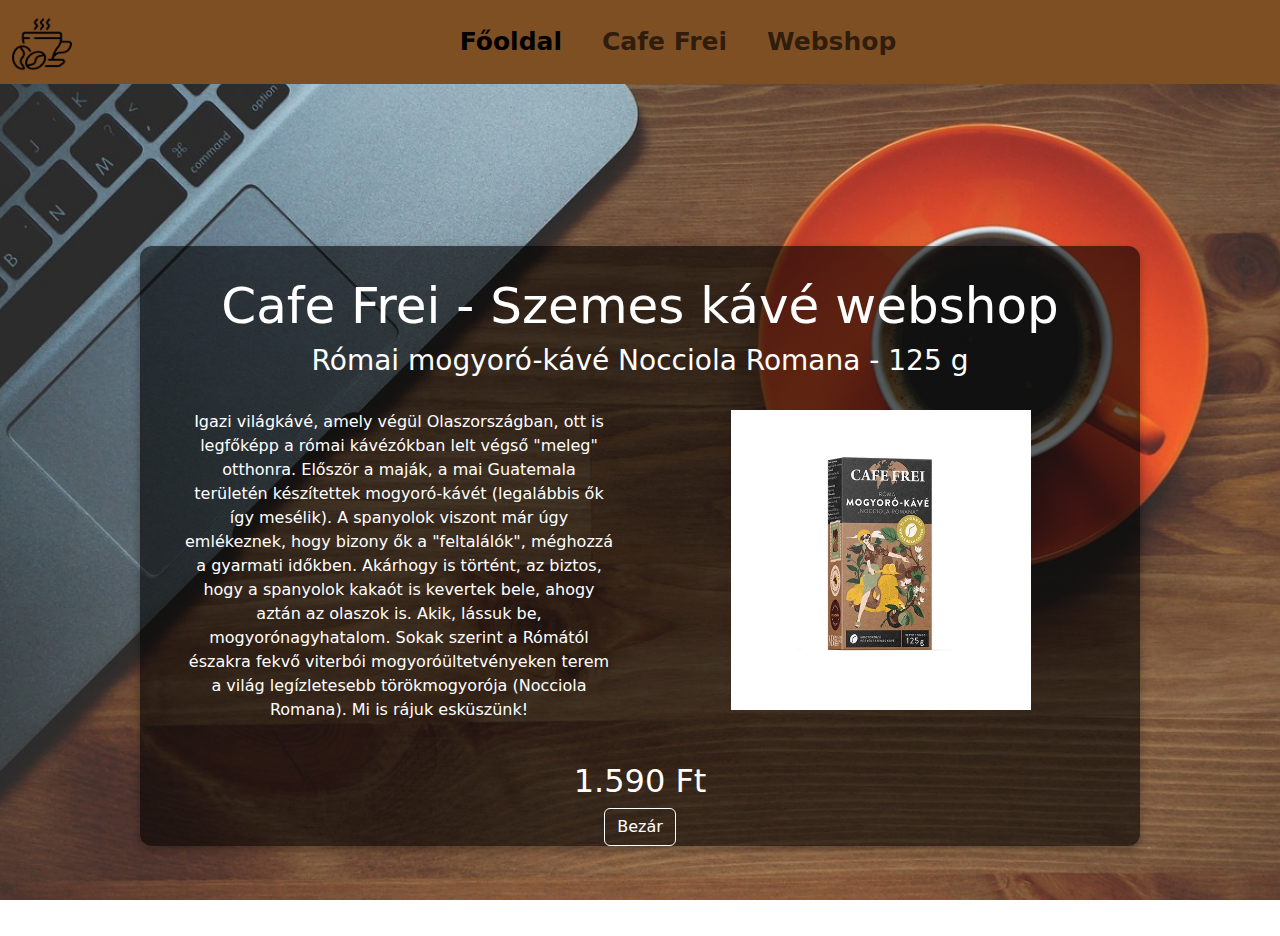
<file: szemesw/5.html>
<!DOCTYPE html>
<html lang="hu">

<head>
    <meta charset="UTF-8">
    <meta name="viewport" content="width=device-width, initial-scale=1.0">
    <title>Szemes Kávé webshop</title>
    <link rel="icon" type="image/png" href="../kep/coffee.png"> <!--A Weboldal Icon-ja-->
    <link rel="stylesheet" href="../style.css">
    <link href="https://cdn.jsdelivr.net/npm/bootstrap@5.3.3/dist/css/bootstrap.min.css" rel="stylesheet"
        integrity="sha384-QWTKZyjpPEjISv5WaRU9OFeRpok6YctnYmDr5pNlyT2bRjXh0JMhjY6hW+ALEwIH" crossorigin="anonymous">
    <!--Navbar CSS link-je-->
</head>

<body>


    <header>
        <nav class="navbar navbar-expand-lg ">
            <div class="container-fluid">
                <a class="navbar-brand" href="#"><img src="../kep/coffee.png" width="60" height="54"
                        class="d-inline-block align-text-top"> <!--Icon-->
                </a>
                <button class="navbar-toggler" type="button" data-bs-toggle="collapse"
                    data-bs-target="#navbarNavAltMarkup" aria-controls="navbarNavAltMarkup" aria-expanded="false"
                    aria-label="Toggle navigation">
                    <span class="navbar-toggler-icon"></span>
                </button>
                <div class="collapse navbar-collapse  justify-content: center;" id="navbarNavAltMarkup">
                    <!--Vízszintesen középre helyezett Div ami alapból balra helyezte-->
                    <div class="navbar-nav mx-auto"> <!--margin horizontal:auto-->
                        <a class="nav-link active me-4" aria-current="page" href="../index.html">Főoldal</a>
                        <!--margin-end:4-re lett állítva szünetnek-->
                        <a class="nav-link me-4" href="../cafe_frei.html">Cafe Frei</a>
                        <!--Egy weboldalra mutató link-->
                        <a class="nav-link" href="../webshop.html">Webshop</a>
                        <!--legörget a webshoppal ellátot idval rendelkező részhez-->
                    </div>
                </div>
            </div>
        </nav>
    </header>
    <br>
    <br>
    <br>


    <center>
        <div class="box1">
            <h1 id="cim" style="font-size: 50px;">Cafe Frei - Szemes kávé webshop</h1>
            <h3 id="cim">Római mogyoró-kávé Nocciola Romana - 125 g</h3>
            <br>
            <div class="row">
                <div class="col-6">
                    <section>
                        <p>Igazi világkávé, amely végül Olaszországban, ott is legfőképp a római kávézókban lelt végső
                            "meleg" otthonra. Először a maják, a mai Guatemala területén készítettek mogyoró-kávét
                            (legalábbis ők így mesélik). A spanyolok viszont már úgy emlékeznek, hogy bizony ők a
                            "feltalálók", méghozzá a gyarmati időkben. Akárhogy is történt, az biztos, hogy a spanyolok
                            kakaót is kevertek bele, ahogy aztán az olaszok is. Akik, lássuk be, mogyorónagyhatalom.
                            Sokak szerint a Rómától északra fekvő viterbói mogyoróültetvényeken terem a világ
                            legízletesebb törökmogyorója (Nocciola Romana). Mi is rájuk esküszünk!
                        </p>
                    </section>
                </div>
                <div class="col-6">
                    <img src="../kep/5.oldal.webp" alt="" style="width: 300px; height: 300px;">
                </div>
            </div>


            <br>
            <div class="button">
                <h2 style="color: white;">1.590 Ft</h2>
                <a href="../webshop.html"> <button class="btn secondary">Bezár</button></a>

            </div>
        </div>

    </center>








    <!--Navbar-hoz tartozó script link-->
    <script src="https://cdn.jsdelivr.net/npm/bootstrap@5.3.3/dist/js/bootstrap.bundle.min.js"
        integrity="sha384-YvpcrYf0tY3lHB60NNkmXc5s9fDVZLESaAA55NDzOxhy9GkcIdslK1eN7N6jIeHz"
        crossorigin="anonymous"></script>
</body>

</html>
</file>
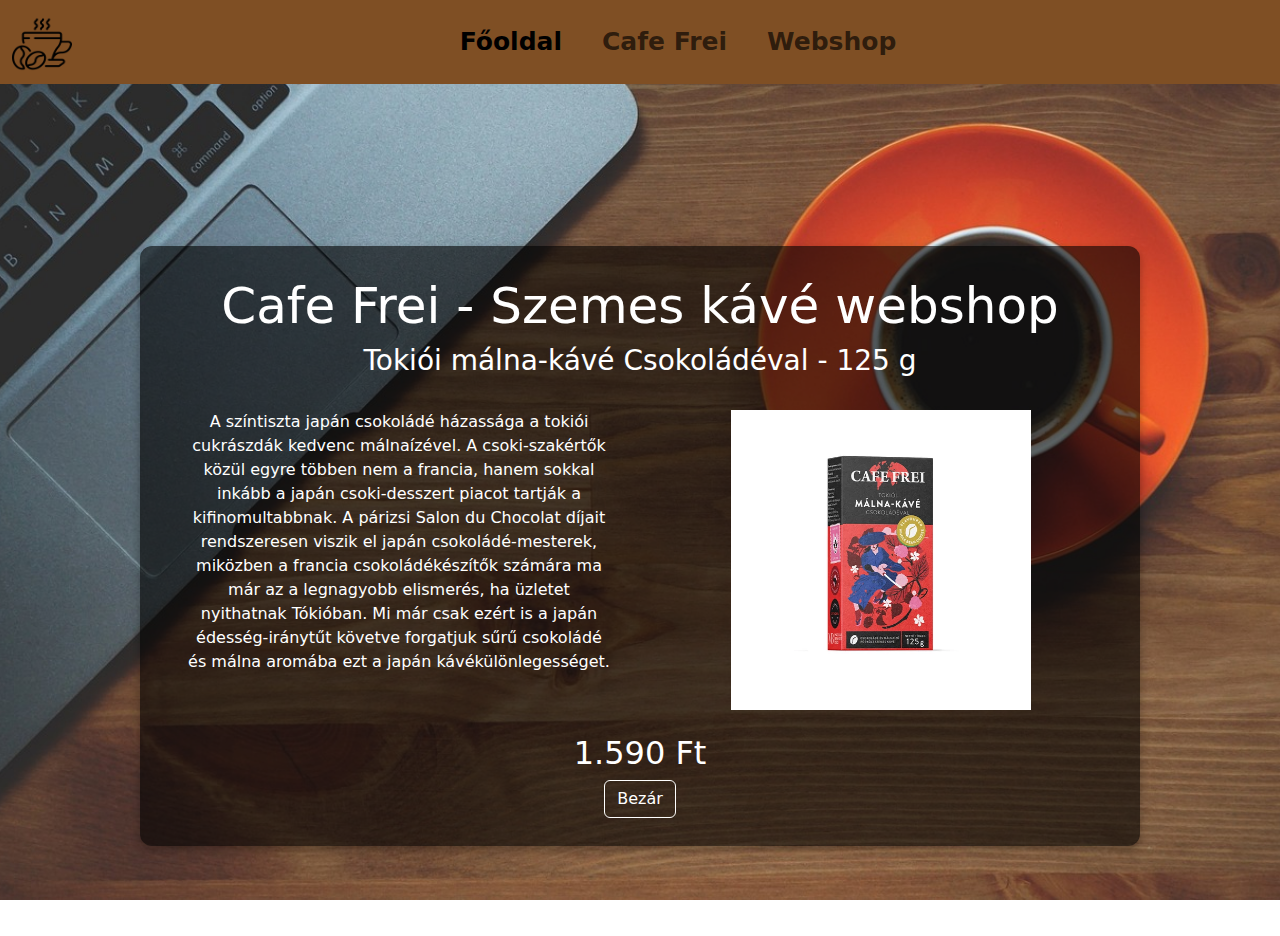
<file: szemesw/6.html>
<!DOCTYPE html>
<html lang="hu">

<head>
    <meta charset="UTF-8">
    <meta name="viewport" content="width=device-width, initial-scale=1.0">
    <title>Szemes Kávé webshop</title>
    <link rel="icon" type="image/png" href="../kep/coffee.png"> <!--A Weboldal Icon-ja-->
    <link rel="stylesheet" href="../style.css">
    <link href="https://cdn.jsdelivr.net/npm/bootstrap@5.3.3/dist/css/bootstrap.min.css" rel="stylesheet"
        integrity="sha384-QWTKZyjpPEjISv5WaRU9OFeRpok6YctnYmDr5pNlyT2bRjXh0JMhjY6hW+ALEwIH" crossorigin="anonymous">
    <!--Navbar CSS link-je-->
</head>

<body>


    <header>
        <nav class="navbar navbar-expand-lg ">
            <div class="container-fluid">
                <a class="navbar-brand" href="#"><img src="../kep/coffee.png" width="60" height="54"
                        class="d-inline-block align-text-top"> <!--Icon-->
                </a>
                <button class="navbar-toggler" type="button" data-bs-toggle="collapse"
                    data-bs-target="#navbarNavAltMarkup" aria-controls="navbarNavAltMarkup" aria-expanded="false"
                    aria-label="Toggle navigation">
                    <span class="navbar-toggler-icon"></span>
                </button>
                <div class="collapse navbar-collapse  justify-content: center;" id="navbarNavAltMarkup">
                    <!--Vízszintesen középre helyezett Div ami alapból balra helyezte-->
                    <div class="navbar-nav mx-auto"> <!--margin horizontal:auto-->
                        <a class="nav-link active me-4" aria-current="page" href="../index.html">Főoldal</a>
                        <!--margin-end:4-re lett állítva szünetnek-->
                        <a class="nav-link me-4" href="../cafe_frei.html">Cafe Frei</a>
                        <!--Egy weboldalra mutató link-->
                        <a class="nav-link" href="../webshop.html">Webshop</a>
                        <!--legörget a webshoppal ellátot idval rendelkező részhez-->
                    </div>
                </div>
            </div>
        </nav>
    </header>
    <br>
    <br>
    <br>


    <center>
        <div class="box1">
            <h1 id="cim" style="font-size: 50px;">Cafe Frei - Szemes kávé webshop</h1>
            <h3 id="cim">Tokiói málna-kávé Csokoládéval - 125 g</h3>
            <br>
            <div class="row">
                <div class="col-6">
                    <section>
                        <p>A színtiszta japán csokoládé házassága a tokiói cukrászdák kedvenc málnaízével. A
                            csoki-szakértők közül egyre többen nem a francia, hanem sokkal inkább a japán csoki-desszert
                            piacot tartják a kifinomultabbnak. A párizsi Salon du Chocolat díjait rendszeresen viszik el
                            japán csokoládé-mesterek, miközben a francia csokoládékészítők számára ma már az a
                            legnagyobb elismerés, ha üzletet nyithatnak Tókióban. Mi már csak ezért is a japán
                            édesség-iránytűt követve forgatjuk sűrű csokoládé és málna aromába ezt a japán
                            kávékülönlegességet.
                        </p>
                    </section>
                </div>
                <div class="col-6">
                    <img src="../kep/6.oldal.webp" alt="" style="width: 300px; height: 300px;">
                </div>
            </div>


            <br>
            <div class="button">
                <h2 style="color: white;">1.590 Ft</h2>
                <a href="../webshop.html"> <button class="btn secondary">Bezár</button></a>

            </div>
        </div>

    </center>








    <!--Navbar-hoz tartozó script link-->
    <script src="https://cdn.jsdelivr.net/npm/bootstrap@5.3.3/dist/js/bootstrap.bundle.min.js"
        integrity="sha384-YvpcrYf0tY3lHB60NNkmXc5s9fDVZLESaAA55NDzOxhy9GkcIdslK1eN7N6jIeHz"
        crossorigin="anonymous"></script>
</body>

</html>
</file>
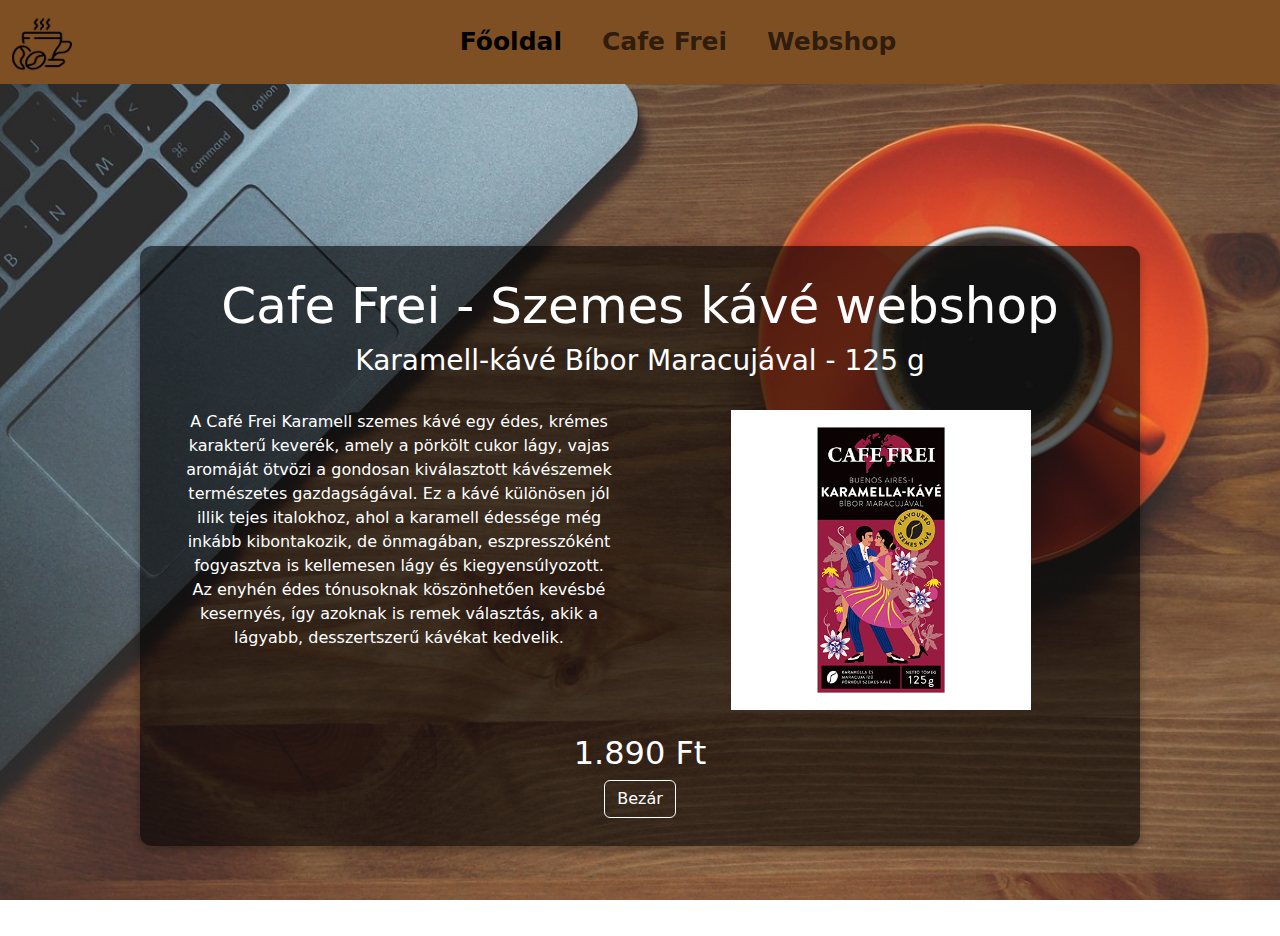
<file: szemesw/7.html>
<!DOCTYPE html>
<html lang="hu">

<head>
    <meta charset="UTF-8">
    <meta name="viewport" content="width=device-width, initial-scale=1.0">
    <title>Szemes Kávé webshop</title>
    <link rel="icon" type="image/png" href="../kep/coffee.png"> <!--A Weboldal Icon-ja-->
    <link rel="stylesheet" href="../style.css">
    <link href="https://cdn.jsdelivr.net/npm/bootstrap@5.3.3/dist/css/bootstrap.min.css" rel="stylesheet"
        integrity="sha384-QWTKZyjpPEjISv5WaRU9OFeRpok6YctnYmDr5pNlyT2bRjXh0JMhjY6hW+ALEwIH" crossorigin="anonymous">
    <!--Navbar CSS link-je-->
</head>

<body>


    <header>
        <nav class="navbar navbar-expand-lg ">
            <div class="container-fluid">
                <a class="navbar-brand" href="#"><img src="../kep/coffee.png" width="60" height="54"
                        class="d-inline-block align-text-top"> <!--Icon-->
                </a>
                <button class="navbar-toggler" type="button" data-bs-toggle="collapse"
                    data-bs-target="#navbarNavAltMarkup" aria-controls="navbarNavAltMarkup" aria-expanded="false"
                    aria-label="Toggle navigation">
                    <span class="navbar-toggler-icon"></span>
                </button>
                <div class="collapse navbar-collapse  justify-content: center;" id="navbarNavAltMarkup">
                    <!--Vízszintesen középre helyezett Div ami alapból balra helyezte-->
                    <div class="navbar-nav mx-auto"> <!--margin horizontal:auto-->
                        <a class="nav-link active me-4" aria-current="page" href="../index.html">Főoldal</a>
                        <!--margin-end:4-re lett állítva szünetnek-->
                        <a class="nav-link me-4" href="../cafe_frei.html">Cafe Frei</a>
                        <!--Egy weboldalra mutató link-->
                        <a class="nav-link" href="../webshop.html">Webshop</a>
                        <!--legörget a webshoppal ellátot idval rendelkező részhez-->
                    </div>
                </div>
            </div>
        </nav>
    </header>
    <br>
    <br>
    <br>


    <center>
        <div class="box1">
            <h1 id="cim" style="font-size: 50px;">Cafe Frei - Szemes kávé webshop</h1>
            <h3 id="cim">Karamell-kávé Bíbor Maracujával - 125 g</h3>
            <br>
            <div class="row">
                <div class="col-6">
                    <section>
                        <p> A Café Frei Karamell szemes kávé egy édes, krémes karakterű keverék, amely a pörkölt cukor
                            lágy, vajas aromáját ötvözi a gondosan kiválasztott kávészemek természetes gazdagságával. 

                            Ez a kávé különösen jól illik tejes italokhoz, ahol a karamell édessége még inkább
                            kibontakozik, de önmagában, eszpresszóként fogyasztva is kellemesen lágy és
                            kiegyensúlyozott. Az enyhén édes tónusoknak köszönhetően kevésbé kesernyés, így azoknak is
                            remek választás, akik a lágyabb, desszertszerű kávékat kedvelik.

                            
                        </p>
                    </section>
                </div>
                <div class="col-6">
                    <img src="../kep/buenosaires.png" alt="" style="width: 300px; height: 300px;">
                </div>
            </div>


            <br>
            <div class="button">
                <h2 style="color: white;">1.890 Ft</h2>
                <a href="../webshop.html"> <button class="btn secondary">Bezár</button></a>

            </div>
        </div>

    </center>








    <!--Navbar-hoz tartozó script link-->
    <script src="https://cdn.jsdelivr.net/npm/bootstrap@5.3.3/dist/js/bootstrap.bundle.min.js"
        integrity="sha384-YvpcrYf0tY3lHB60NNkmXc5s9fDVZLESaAA55NDzOxhy9GkcIdslK1eN7N6jIeHz"
        crossorigin="anonymous"></script>
</body>

</html>
</file>
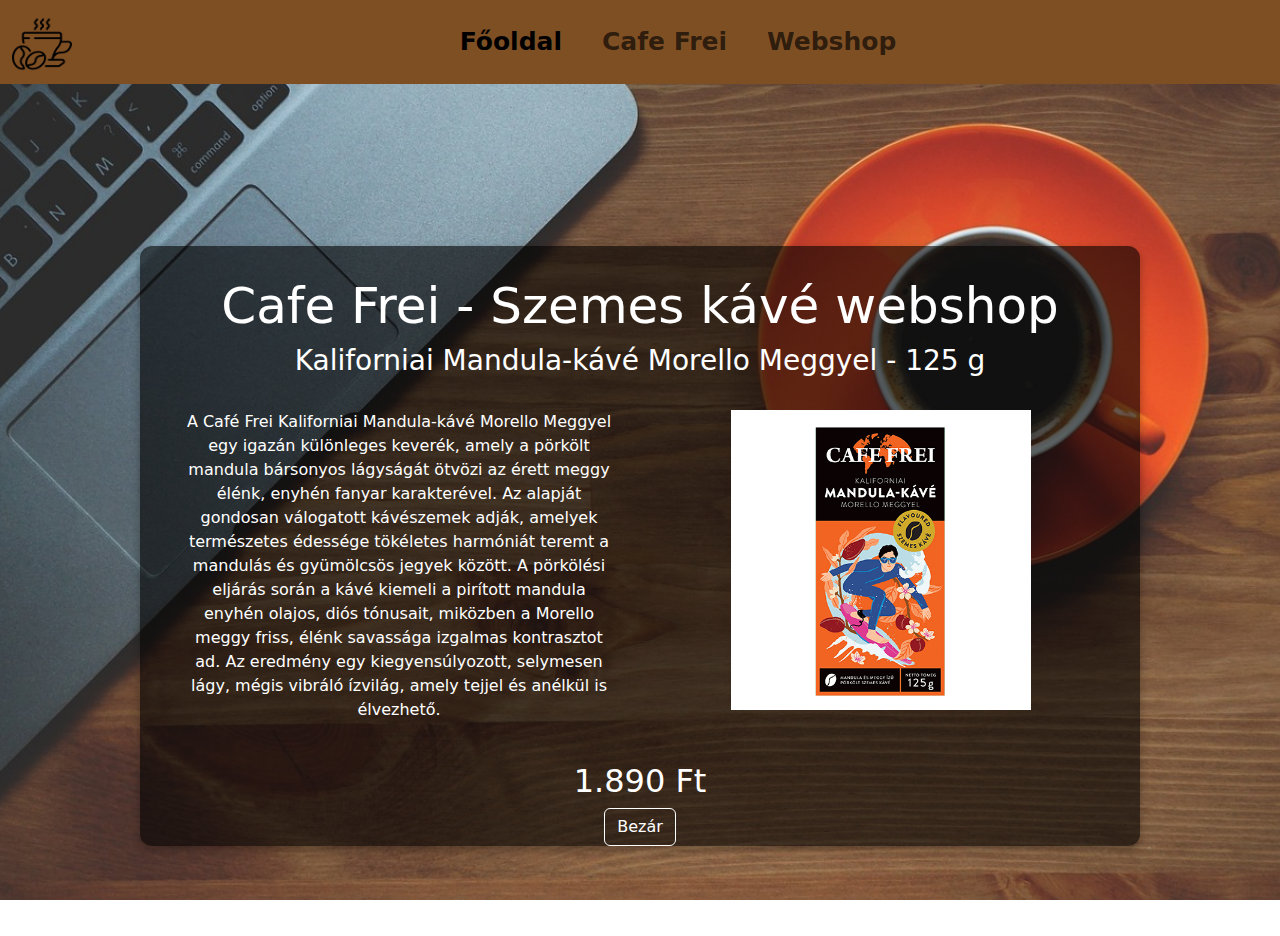
<file: szemesw/8.html>
<!DOCTYPE html>
<html lang="hu">

<head>
    <meta charset="UTF-8">
    <meta name="viewport" content="width=device-width, initial-scale=1.0">
    <title>Szemes Kávé webshop</title>
    <link rel="icon" type="image/png" href="../kep/coffee.png"> <!--A Weboldal Icon-ja-->
    <link rel="stylesheet" href="../style.css">
    <link href="https://cdn.jsdelivr.net/npm/bootstrap@5.3.3/dist/css/bootstrap.min.css" rel="stylesheet"
        integrity="sha384-QWTKZyjpPEjISv5WaRU9OFeRpok6YctnYmDr5pNlyT2bRjXh0JMhjY6hW+ALEwIH" crossorigin="anonymous">
    <!--Navbar CSS link-je-->
</head>

<body>


    <header>
        <nav class="navbar navbar-expand-lg ">
            <div class="container-fluid">
                <a class="navbar-brand" href="#"><img src="../kep/coffee.png" width="60" height="54"
                        class="d-inline-block align-text-top"> <!--Icon-->
                </a>
                <button class="navbar-toggler" type="button" data-bs-toggle="collapse"
                    data-bs-target="#navbarNavAltMarkup" aria-controls="navbarNavAltMarkup" aria-expanded="false"
                    aria-label="Toggle navigation">
                    <span class="navbar-toggler-icon"></span>
                </button>
                <div class="collapse navbar-collapse  justify-content: center;" id="navbarNavAltMarkup">
                    <!--Vízszintesen középre helyezett Div ami alapból balra helyezte-->
                    <div class="navbar-nav mx-auto"> <!--margin horizontal:auto-->
                        <a class="nav-link active me-4" aria-current="page" href="../index.html">Főoldal</a>
                        <!--margin-end:4-re lett állítva szünetnek-->
                        <a class="nav-link me-4" href="../cafe_frei.html">Cafe Frei</a>
                        <!--Egy weboldalra mutató link-->
                        <a class="nav-link" href="../webshop.html">Webshop</a>
                        <!--legörget a webshoppal ellátot idval rendelkező részhez-->
                    </div>
                </div>
            </div>
        </nav>
    </header>
    <br>
    <br>
    <br>


    <center>
        <div class="box1">
            <h1 id="cim" style="font-size: 50px;">Cafe Frei - Szemes kávé webshop</h1>
            <h3 id="cim">Kaliforniai Mandula-kávé Morello Meggyel - 125 g</h3>
            <br>
            <div class="row">
                <div class="col-6">
                    <section>
                        <p>A Café Frei Kaliforniai Mandula-kávé Morello Meggyel egy igazán különleges keverék, amely a
                            pörkölt mandula bársonyos lágyságát ötvözi az érett meggy élénk, enyhén fanyar karakterével.
                            Az alapját gondosan válogatott kávészemek adják, amelyek természetes édessége tökéletes
                            harmóniát teremt a mandulás és gyümölcsös jegyek között.

                            A pörkölési eljárás során a kávé kiemeli a pirított mandula enyhén olajos, diós tónusait,
                            miközben a Morello meggy friss, élénk savassága izgalmas kontrasztot ad. Az eredmény egy
                            kiegyensúlyozott, selymesen lágy, mégis vibráló ízvilág, amely tejjel és anélkül is
                            élvezhető.
                        </p>
                    </section>
                </div>
                <div class="col-6">
                    <img src="../kep/kaliforniamandula.png" alt="" style="width: 300px; height: 300px;">
                </div>
            </div>


            <br>
            <div class="button">
                <h2 style="color: white;">1.890 Ft</h2>
                <a href="../webshop.html"> <button class="btn secondary">Bezár</button></a>

            </div>
        </div>

    </center>








    <!--Navbar-hoz tartozó script link-->
    <script src="https://cdn.jsdelivr.net/npm/bootstrap@5.3.3/dist/js/bootstrap.bundle.min.js"
        integrity="sha384-YvpcrYf0tY3lHB60NNkmXc5s9fDVZLESaAA55NDzOxhy9GkcIdslK1eN7N6jIeHz"
        crossorigin="anonymous"></script>
</body>

</html>
</file>
<file: style.css>
main, section, footer{
  color: white;
  margin: 15px;
  margin-top: 0px;
}
body {
  background-image: url('./kep/wallpaper.jpg'); /* Kép beállítása */
  background-size: cover; /* Kitölti az egész képernyőt */
  background-position: center; /* Középre igazítás */
  background-attachment: fixed; /* Fix háttérkép */
}
#cim{
  text-align: center;
}
.box {
  background: rgba(0, 0, 0, 0.6); /* Fekete, de áttetsző */
  color: white;
  padding: 30px;
  margin: 150px;
  border-radius: 12px;
  box-shadow: 0 4px 10px rgba(0, 0, 0, 0.3);
  max-width: 1000px;
  height: 350px;
}
.box1{
  background: rgba(0, 0, 0, 0.6); /* Fekete, de áttetsző */
  color: white;
  padding: 30px;
  margin: 90px;
  border-radius: 12px;
  box-shadow: 0 4px 10px rgba(0, 0, 0, 0.3);
  max-width: 1000px;
  height: 600px;
}
.navbar {
  background-color: #7f4f24;
}
.navbar-nav{
  font-weight: bold;
}
.navbar a {
  text-decoration: none;
  font-size: 25px;
 
}

.navbar a:hover {
  box-shadow: 0px 4px 0px 0px currentColor;
 
}

.card {
  border-radius: 15px; /* Lekerekített sarkok */
  overflow: hidden; /* Kép ne lógjon ki */
  transition: transform 0.3s ease-in-out;
  box-shadow: 0 4px 8px rgba(0, 0, 0, 0.2); /* Alap árnyék */
  margin-bottom: 30px;
  margin-right: 30px;
}
.card:hover {
  transform: scale(1.05); /* Kártya kinagyítása hover esetén */
  box-shadow: 0 8px 16px rgba(0, 0, 0, 0.3); /* Erősebb árnyék hoverre */
}

.buttons {
  display: flex;
  gap: 10px;
  justify-content: center;
}

.btn.secondary {
  background: transparent;
  border: 1px solid white;
  color: white;
}

.btn.secondary:hover {
  background: white;
  color: black;
}
</file>
